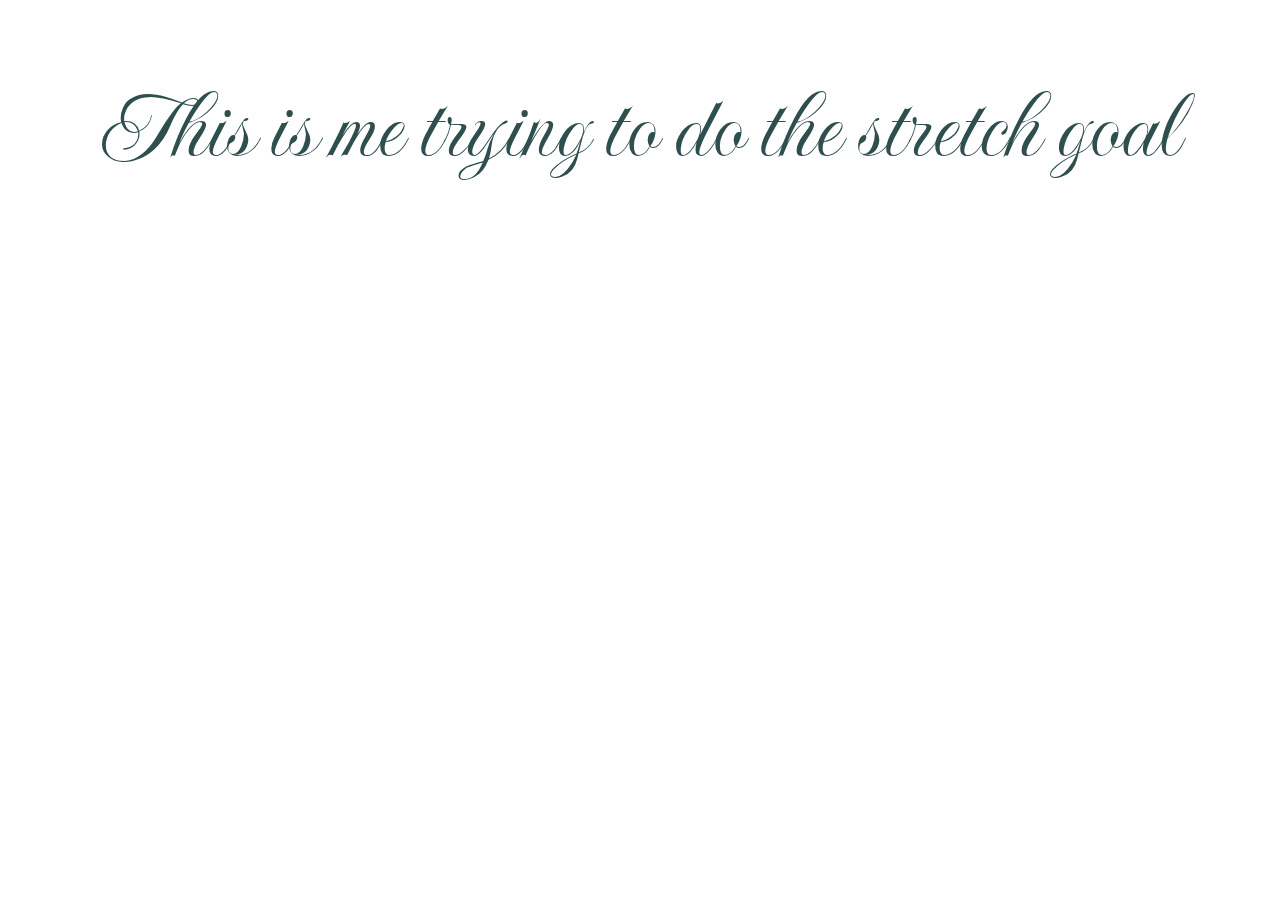
<file: index.html>
<!DOCTYPE html>
<html lang="en">
<head>
    <meta charset="UTF-8">
    <meta name="viewport" content="width=device-width, initial-scale=1.0">
    <link rel="preconnect" href="https://fonts.googleapis.com">
<link rel="preconnect" href="https://fonts.gstatic.com" crossorigin>
<link href="https://fonts.googleapis.com/css2?family=Imperial+Script&display=swap" rel="stylesheet">
<link rel="stylesheet" href="style.css">
    <title>Strech goal</title>
    <h1>This is me trying to do the stretch goal</h1>
</head>
<body>
    
</body>
</html>
</file>
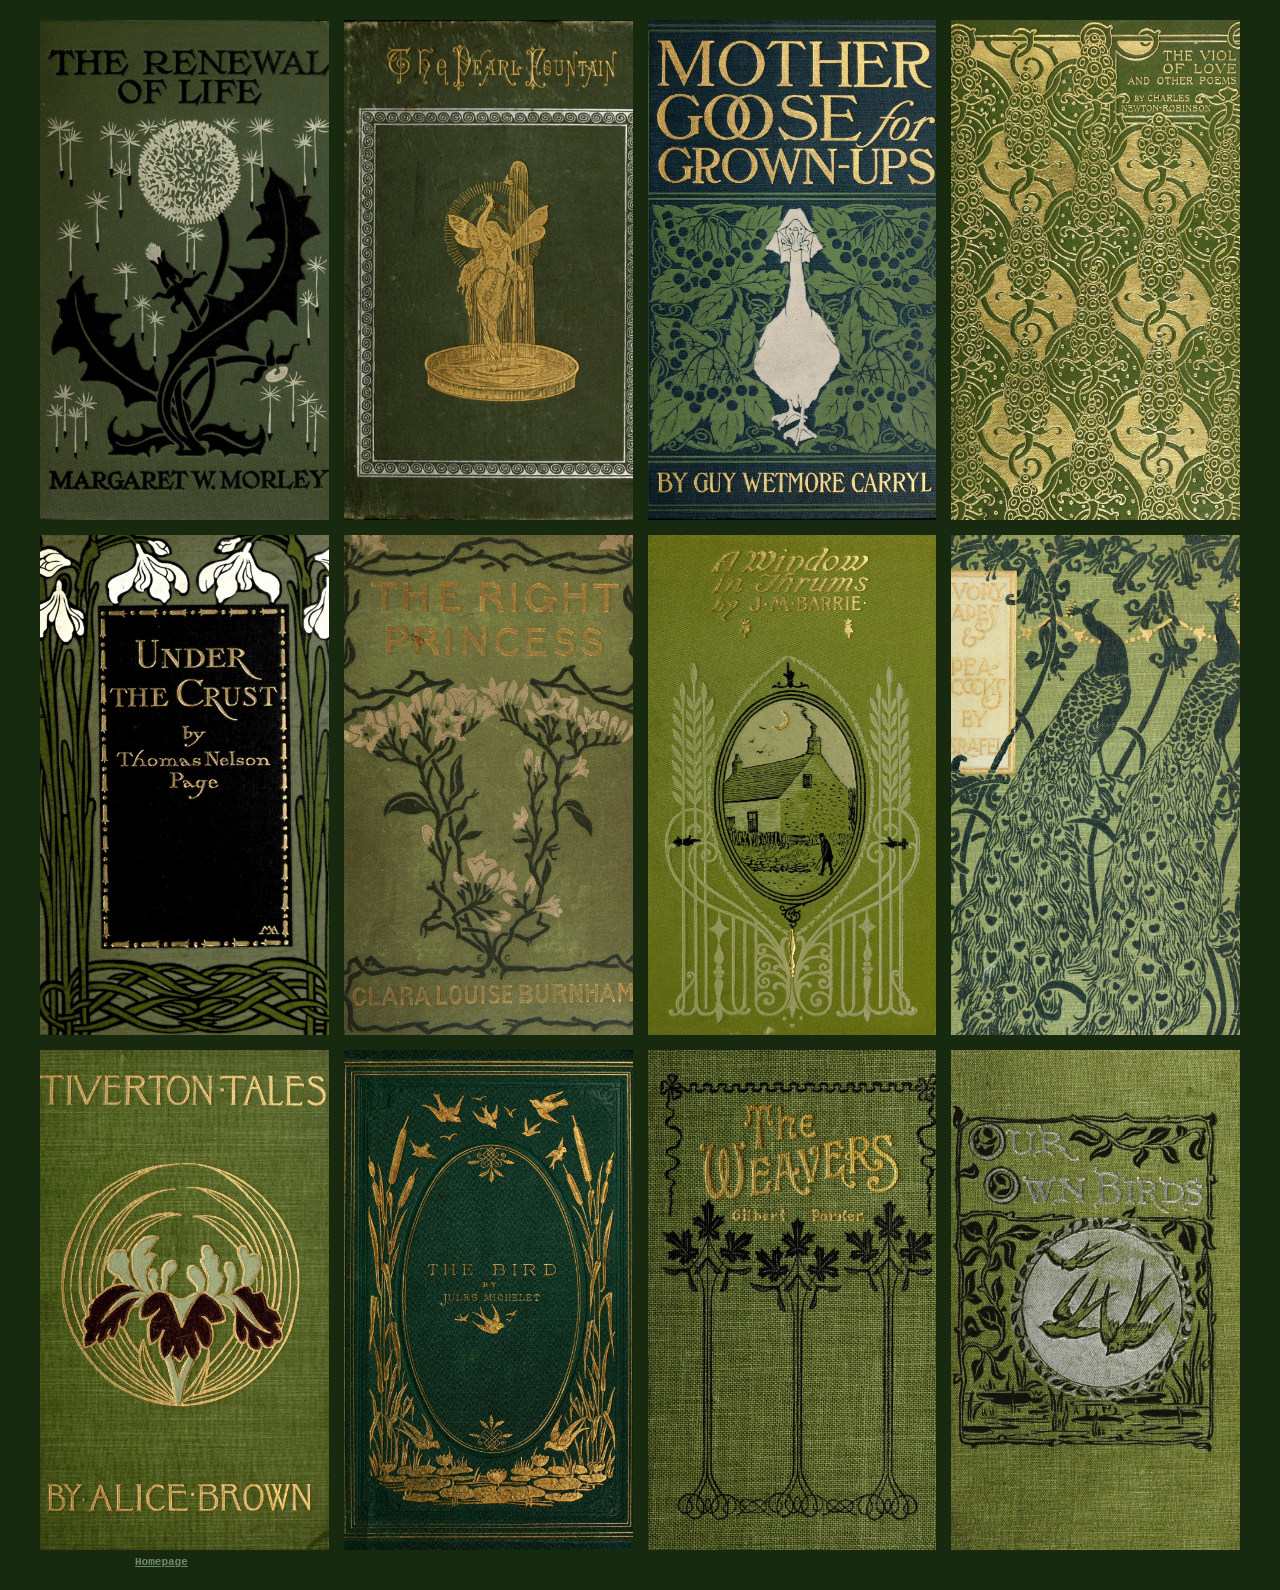
<file: Entry-9/index.html>
<!DOCTYPE html>
<html lang="en">
<head>
    <meta charset="UTF-8">
    <meta name="viewport" content="width=device-width, initial-scale=1.0">
    <link rel="stylesheet" href="style.css">
    <link rel="preconnect" href="https://fonts.googleapis.com">
<link rel="preconnect" href="https://fonts.gstatic.com" crossorigin>
<link href="https://fonts.googleapis.com/css2?family=Cormorant+Upright:wght@300;400;500;600;700&display=swap" rel="stylesheet">
    <title>Books Gallery</title>
</head>
<body>
    <div class="gallery">
        <!-- Row 1 -->
        <div class="image-container">
            <img class="pic" src="images/1.jpg">
            <div class="hover-text">"Books are sometimes windows, offering views of worlds that may be real or imagined, familiar or strange. These windows are also sliding glass doors, and readers have only to walk through in imagination to become part of whatever world has been created or recreated by the author. When lighting conditions are just right, however, a window can also be a mirror.<br>– Rudine Sims Bishop."</div>
        </div>
        
       <div class="image-container">
        <div class="image-hover-wrapper">
            <img class="default-img" src="images/2.jpg">
            <img class="hover-img" src="images/222.png">
        </div>
    </div>
        
        <div class="image-container">
            <img class="pic" src="images/3.jpg">
            <div class="hover-text">"Literature transforms human experience and reflects it back to us, and in that reflection we can see our own lives and experiences as part of a larger human experience. Reading, then, becomes a means of self-affirmation, and readers often seek their mirrors in books."<br>– Rudine Sims Bishop.</div>
        </div>
        
         <div class="image-container">
        <div class="image-hover-wrapper">
            <img class="default-img" src="images/4.jpg">
            <img class="hover-img" src="images/333.png">
        </div>
    </div>
        
        <!-- Row 2 -->
        <div class="image-container">
            <img class="pic" src="images/5.jpg">
            <div class="hover-text">"Love is the most great law that ruleth this mighty and heavenly cycle, the unique power that bindeth together the diverse elements of this material world, the supreme magnetic force that directeth the movements of the spheres in the celestial realms."
                <br> – Abdu'l-Bahá.
       </div>
        </div>
        
        <div class="image-container">
        <div class="image-hover-wrapper">
            <img class="default-img" src="images/6.jpg">
            <img class="hover-img" src="images/21.png">
        </div>
    </div>
        
        <div class="image-container">
            <img class="pic" src="images/7.jpg">
            <div class="hover-text">“There are no rules of architecture for a castle in the clouds.”
                <br> ― G.K. Chesterton.
</div>
        </div>
        
        <div class="image-container">
        <div class="image-hover-wrapper">
            <img class="default-img" src="images/8.jpg">
            <img class="hover-img" src="images/20.png">
        </div>
    </div>
        
        <!-- Row 3 -->
        <div class="image-container">
            <img class="pic" src="images/9.jpg">
            <div class="hover-text">“All lovely tales we have heard or read; An endless fountain of immortal drink, Pouring unto us from heaven's brink.” <br>― John Keats.
</div>
        </div>
        
        <div class="image-container">
        <div class="image-hover-wrapper">
            <img class="default-img" src="images/10.jpg">
            <img class="hover-img" src="images/18.png">
        </div>
    </div>
        
        <div class="image-container">
        <div class="image-hover-wrapper">
            <img class="default-img" src="images/11.jpg">
            <img class="hover-img" src="images/25.png">
        </div>
    </div>
        
        <div class="image-container">
            <img class="pic" src="images/12.jpg">
            <div class="hover-text">"The butterfly is a flying flower, The flower a tethered butterfly." 
                <br>– Ponce Denis Ecouchard Lebrun.</div>
        </div>
    </div>
    <a href="../index.html">Homepage</a>
</body>
</html>
</file>
<file: style.css>
h1 {

  font-family: "Imperial Script", cursive;
  font-weight: 400;
  font-style: normal;
  color: darkslategray;
  font-size:100px;
  text-align: center;
}
</file>
<file: Entry-9/style.css>
body {
    background-color: #17290e;
    margin: 0;
    padding: 20px;
    font-family: "Cormorant Upright", serif;
  font-weight: 600;
  font-style: normal;
}

.gallery {
    display: grid;
    grid-template-columns: repeat(4, 1fr); 
    gap: 15px;
    max-width: 1200px;
    margin: 0 auto;
}

.image-container {
    position: relative;
    overflow: hidden;
    height: 500px; 
}

.image-container {
    position: relative;
    overflow: hidden;
    height: 500px;
}

.pic, .default-img {
    width: 100%;
    height: 100%;
    object-fit: cover;
    display: block;
    transition: all 0.5s ease;
}

.image-hover-wrapper {
    position: absolute;
    top: 0;
    left: 0;
    width: 100%;
    height: 100%;
}

.hover-img {
    position: absolute;
    top: 0;
    left: 0;
    width: 100%;
    height: 100%;
    object-fit: cover;
    opacity: 0;
    transition: opacity 0.5s ease;
    }

.image-container:hover .default-img,
.image-container:hover .pic {
    opacity: 0.1;
    box-shadow: 0 0 15px rgb(46, 74, 53);
    transform: scale(1.02);
}

.image-container:hover .hover-img {
    opacity: 1;
}

.pic {
    width: 100%;
    height: 100%;
    object-fit: cover; 
    display: block;
    transition: all 0.3s ease;
}

.image-container:hover .pic {
    box-shadow: 0 0 15px rgb(46, 74, 53);
    transform: scale(1.02);
    opacity: 0.2; 
}

.hover-text {
    position: absolute;
    top: 0;
    left: 0;
    right: 0;
    bottom: 0;
    background-color: rgba(23, 41, 14, 0.9);
    color: bisque;
    padding: 20px;
    text-align: center;
    display: flex;
    align-items: center;
    justify-content: center;
    opacity: 0;
    transition: opacity 0.3s ease;
    font-size: 14px;
    line-height: 1.6;
    overflow-y: auto; 
}
.image-container:hover .hover-text {
    opacity: 1;
}
 a {font-size: 11px;
	font-family: 'Courier New', Courier, monospace;
    color: #6b8a70;
    position: sticky;
    bottom: -835px;    
    left: 135px;     
    z-index: 100;    
}

@media (max-width: 580px) {
    .gallery {
        grid-template-columns: repeat(1, 1fr); 
    }
    .image-container {
        height: 400px;
    }
}

@media (min-width: 581px) and (max-width: 1024px) {
    .gallery {
        grid-template-columns: repeat(2, 1fr); 
    }
    .image-container {
        height: 450px;
    }
}

@media (min-width: 1025px) {
    .gallery {
        grid-template-columns: repeat(4, 1fr);
    }
    .image-container {
        height: 500px;
    }
}
</file>
